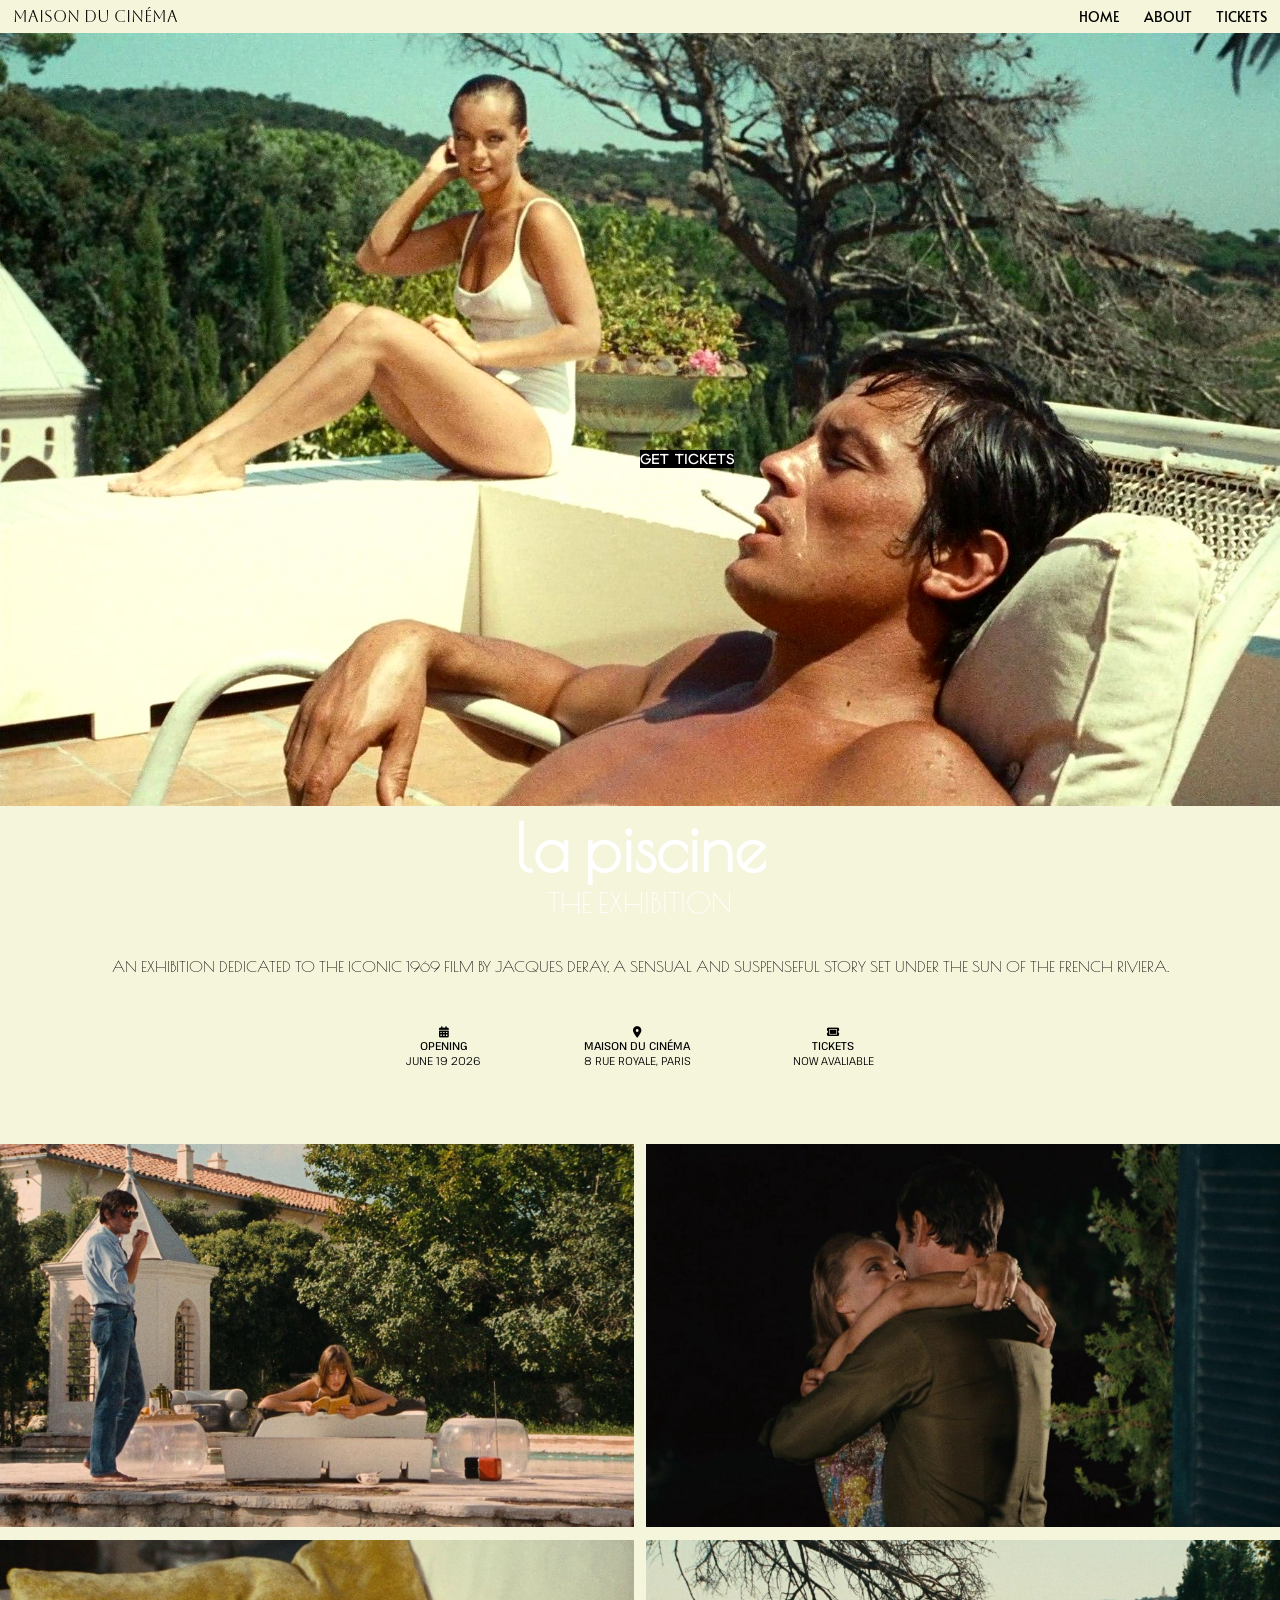
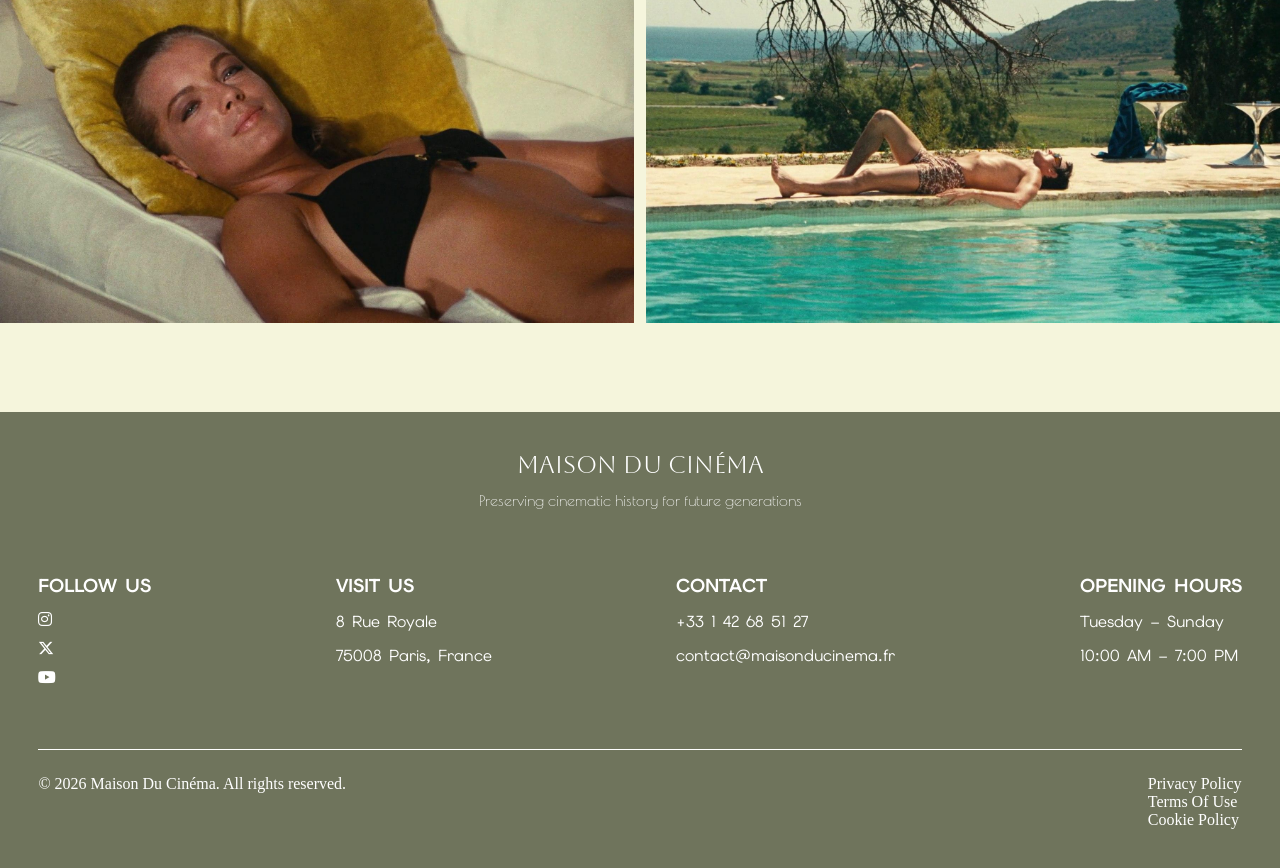
<file: index.html>
<!DOCTYPE html>
<html lang="en">
<head>
    <meta charset="UTF-8">
    <meta name="viewport" content="width=device-width, initial-scale=1.0">
    <title>La Piscine: The Exhibition</title>

    <link rel="stylesheet" href="css/style.css">

    <!--Google Fonts -->
    <link rel="preconnect" href="https://fonts.googleapis.com">
    <link rel="preconnect" href="https://fonts.gstatic.com" crossorigin>
    <link href="https://fonts.googleapis.com/css2?family=Ballet:opsz@16..72&family=Poiret+One&display=swap" rel="stylesheet">

    <link rel="preconnect" href="https://fonts.googleapis.com">
    <link rel="preconnect" href="https://fonts.gstatic.com" crossorigin>
    <link href="https://fonts.googleapis.com/css2?family=Ballet:opsz@16..72&family=Pathway+Extreme:ital,opsz,wght@0,8..144,100..900;1,8..144,100..900&family=Poiret+One&display=swap" rel="stylesheet">

    <link rel="preconnect" href="https://fonts.googleapis.com">
    <link rel="preconnect" href="https://fonts.gstatic.com" crossorigin>
    <link href="https://fonts.googleapis.com/css2?family=Ballet:opsz@16..72&family=Pathway+Extreme:ital,opsz,wght@0,8..144,100..900;1,8..144,100..900&family=Poiret+One&family=Poller+One&display=swap" rel="stylesheet">

    <link rel="preconnect" href="https://fonts.googleapis.com">
    <link rel="preconnect" href="https://fonts.gstatic.com" crossorigin>
    <link href="https://fonts.googleapis.com/css2?family=Alata&family=Ballet:opsz@16..72&family=Pathway+Extreme:ital,opsz,wght@0,8..144,100..900;1,8..144,100..900&family=Poiret+One&family=Poller+One&display=swap" rel="stylesheet">

    <link rel="preconnect" href="https://fonts.googleapis.com">
    <link rel="preconnect" href="https://fonts.gstatic.com" crossorigin>
    <link href="https://fonts.googleapis.com/css2?family=Aboreto&family=Alata&family=Ballet:opsz@16..72&family=Pathway+Extreme:ital,opsz,wght@0,8..144,100..900;1,8..144,100..900&family=Poiret+One&family=Poller+One&display=swap" rel="stylesheet">

    <link rel="preconnect" href="https://fonts.googleapis.com">
    <link rel="preconnect" href="https://fonts.gstatic.com" crossorigin>
    <link href="https://fonts.googleapis.com/css2?family=Aboreto&family=Alata&family=Ballet:opsz@16..72&family=Elms+Sans:ital,wght@0,100..900;1,100..900&family=Pathway+Extreme:ital,opsz,wght@0,8..144,100..900;1,8..144,100..900&family=Poiret+One&family=Poller+One&display=swap" rel="stylesheet">

    <!--Iconos Font Awesome-->
    <link rel="stylesheet" href="https://cdnjs.cloudflare.com/ajax/libs/font-awesome/6.7.2/css/all.min.css">

</head>
<body>

    <div class="menu">

        <h1 class="logo">MAISON DU CINÉMA</h1>

        <nav>
            <ul>
                <li><a href="index.html">HOME</a></li>
                <li><a href="about.html">ABOUT</a></li>
                <li><a href="tickets.html">TICKETS</a></li>
            </ul>
        </nav>
    </div>


    <header class="hero-home">
       
        <img src="img/home/1.jpeg" alt="foto principal hero" class="img-hero">

        <a href="tickets.html" class="botón-tickets">GET TICKETS</a>

        <div>
            <h1 class="lapiscine">la piscine</h1>
            <h2 class="exhibition">THE EXHIBITION</h2>
        </div>
    </header>

    <main>
        <section class="intro">
            <p>
            AN EXHIBITION DEDICATED TO THE ICONIC 1969 FILM BY JACQUES DERAY,
            A SENSUAL AND SUSPENSEFUL STORY SET UNDER THE SUN OF THE FRENCH RIVIERA.
            </p>
        </section>

        <section>
            <div class="line"></div>

            <div class="info-principal">

                <div class="info-opening">
                    <i class="fa-solid fa-calendar-days"></i>
                    <h3 class="info-title">OPENING</h3>
                    <p class="info-text">JUNE 19 2026</p>
                </div>

                <div class="info-localizacion">
                    <i class="fa-solid fa-location-dot"></i>
                    <h3 class="info-title">MAISON DU CINÉMA</h3>
                    <p class="info-text">8 RUE ROYALE, PARIS</p>
                </div>

                <div class="info-tickets">
                    <i class="fa-solid fa-ticket"></i>
                    <h3 class="info-title">TICKETS</h3>
                    <p class="info-text">NOW AVALIABLE</p>
                </div>

            </div>
        </section>

        <section class="gallery">

            <div class="column">
                <img src="img/home/2.jpeg" alt="">
                <img src="img/home/3.jpeg" alt="">
            </div>

            <div class="column">
                <img src="img/home/4.jpeg" alt="">
                <img src="img/home/5.jpeg" alt="">
            </div>

        </section>
    </main>

    <footer>
        <div class="footer-top">
            <h2 class="footer-logo">MAISON DU CINÉMA</h2>
            <p class="footer-eslogan"> Preserving cinematic history for future generations</p>
        </div>
            
        <div class="footer-info">
            <div>
                <h3>FOLLOW US</h3>

                <i class="fa-brands fa-instagram"></i>
                <i class="fa-brands fa-x-twitter"></i>
                <i class="fa-brands fa-youtube"></i>
            </div>

            <div>
                <h3>VISIT US</h3>

                <p>8 Rue Royale</p>
                <p>75008 Paris, France</p>
            </div>

            <div>
                <h3>CONTACT</h3>

                <p>+33 1 42 68 51 27</p>
                <p>contact@maisonducinema.fr</p>
            </div>

            <div>
                <h3>OPENING HOURS</h3>

                <p>Tuesday – Sunday</p>
                <p>10:00 AM – 7:00 PM</p>
            </div>
        </div>

        <div class="footer-bottom">

            <p>© 2026 Maison Du Cinéma. All rights reserved.</p>

            <div>
                <p>Privacy Policy</p>
                <p>Terms Of Use</p>
                <p>Cookie Policy</p>
            </div>
        </div>
                
    </footer>

</body>
</html>
</file>
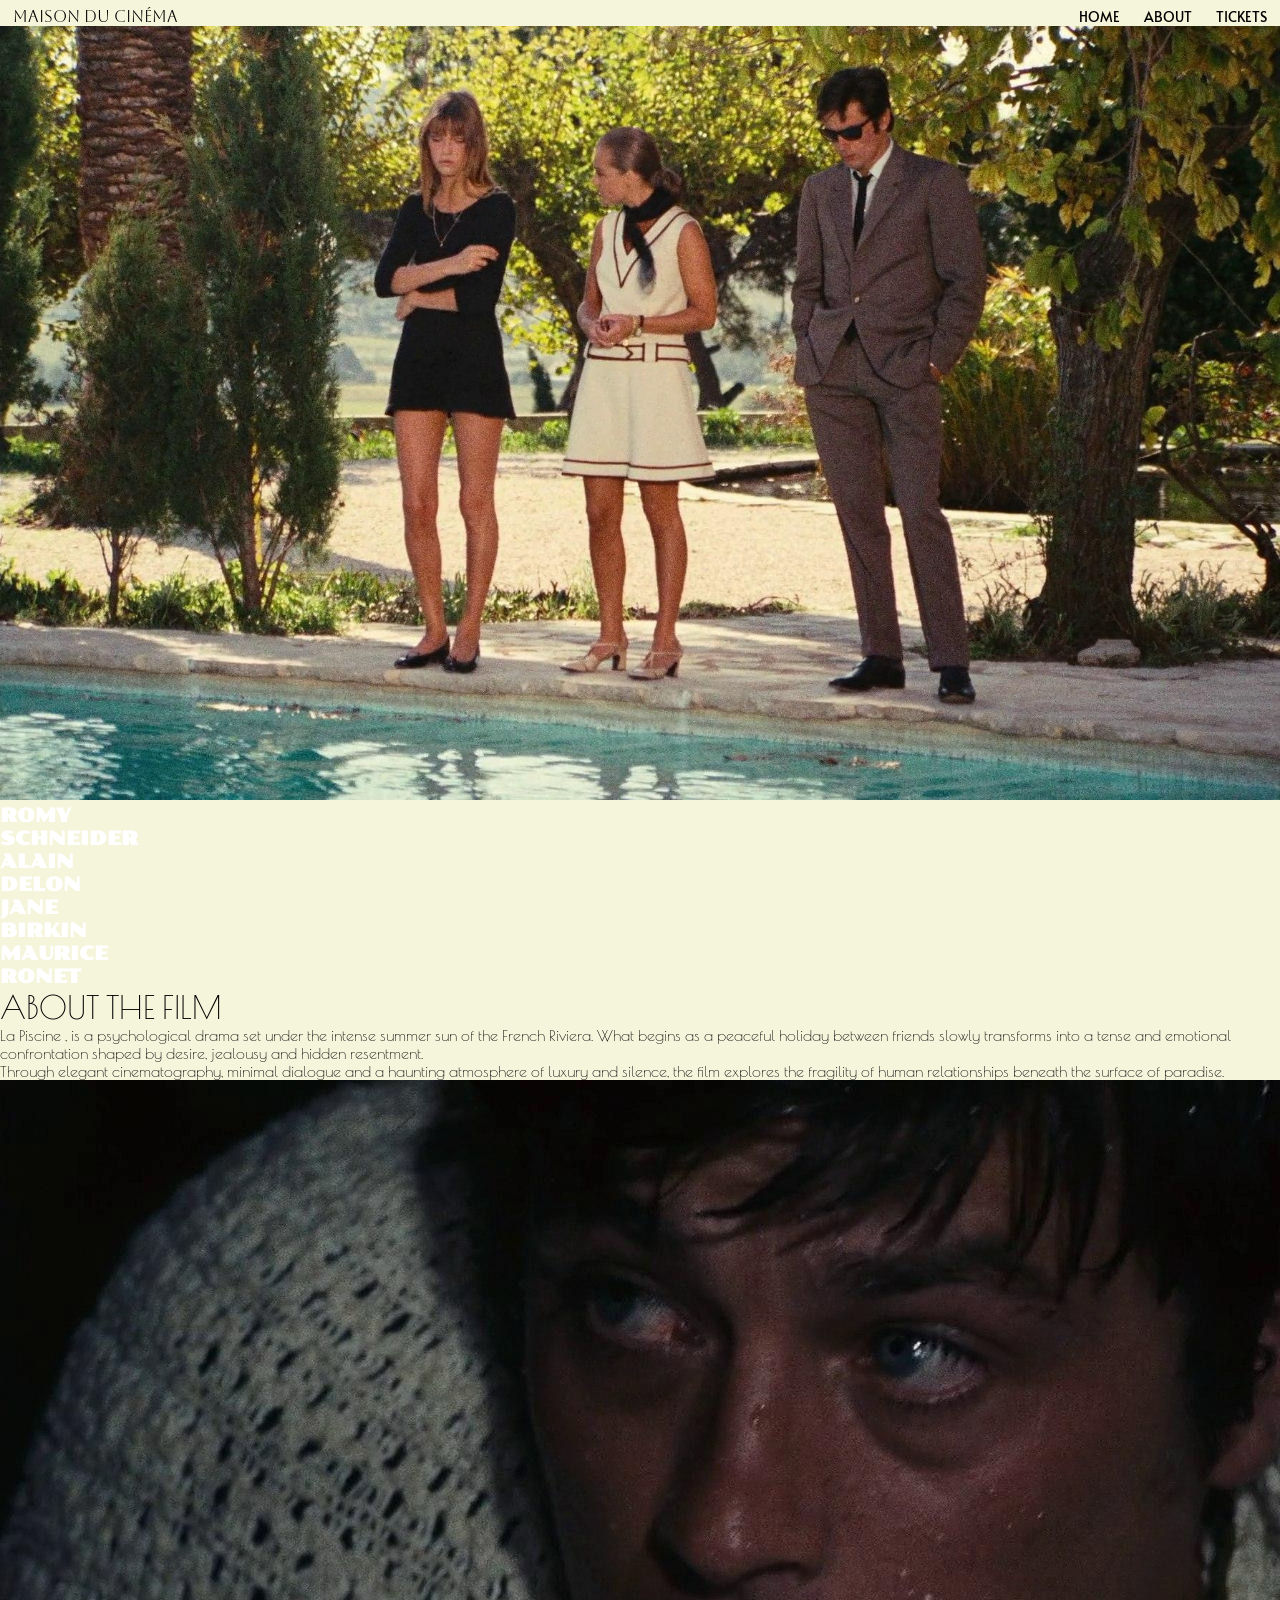
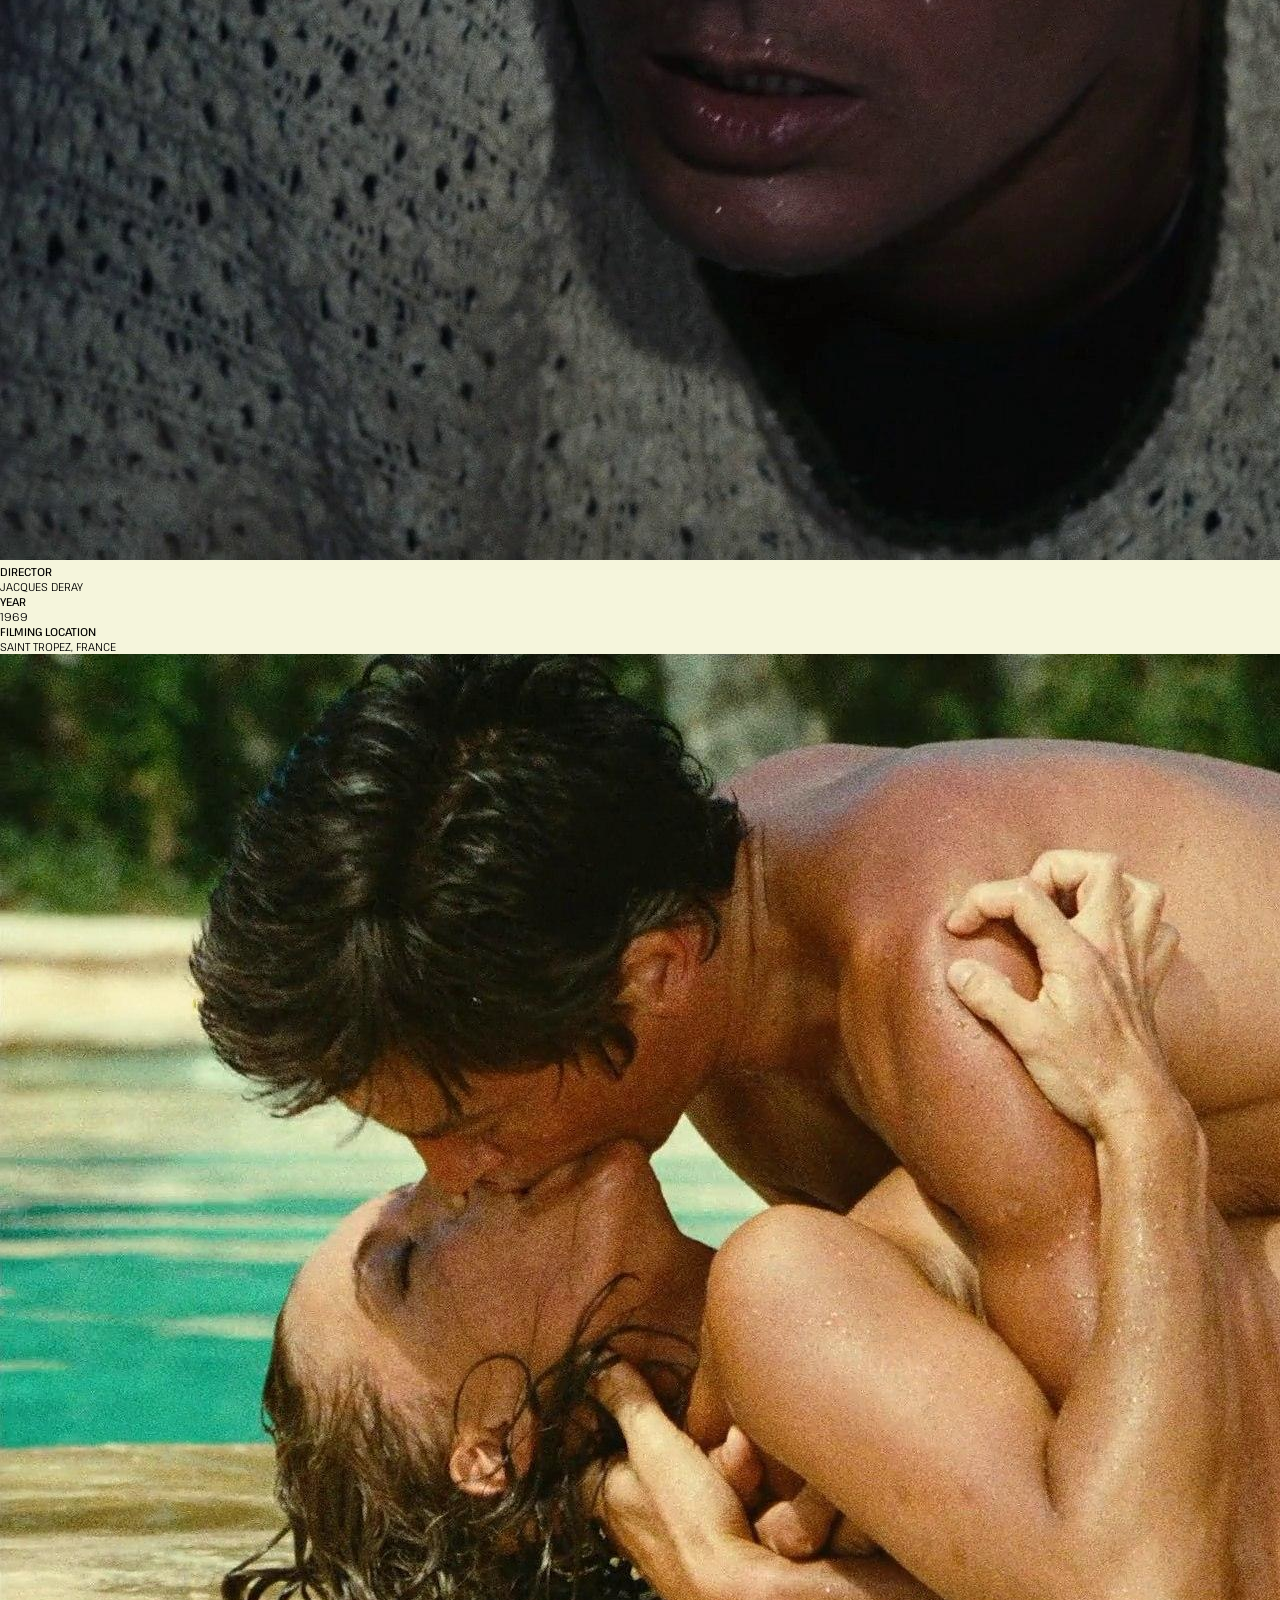
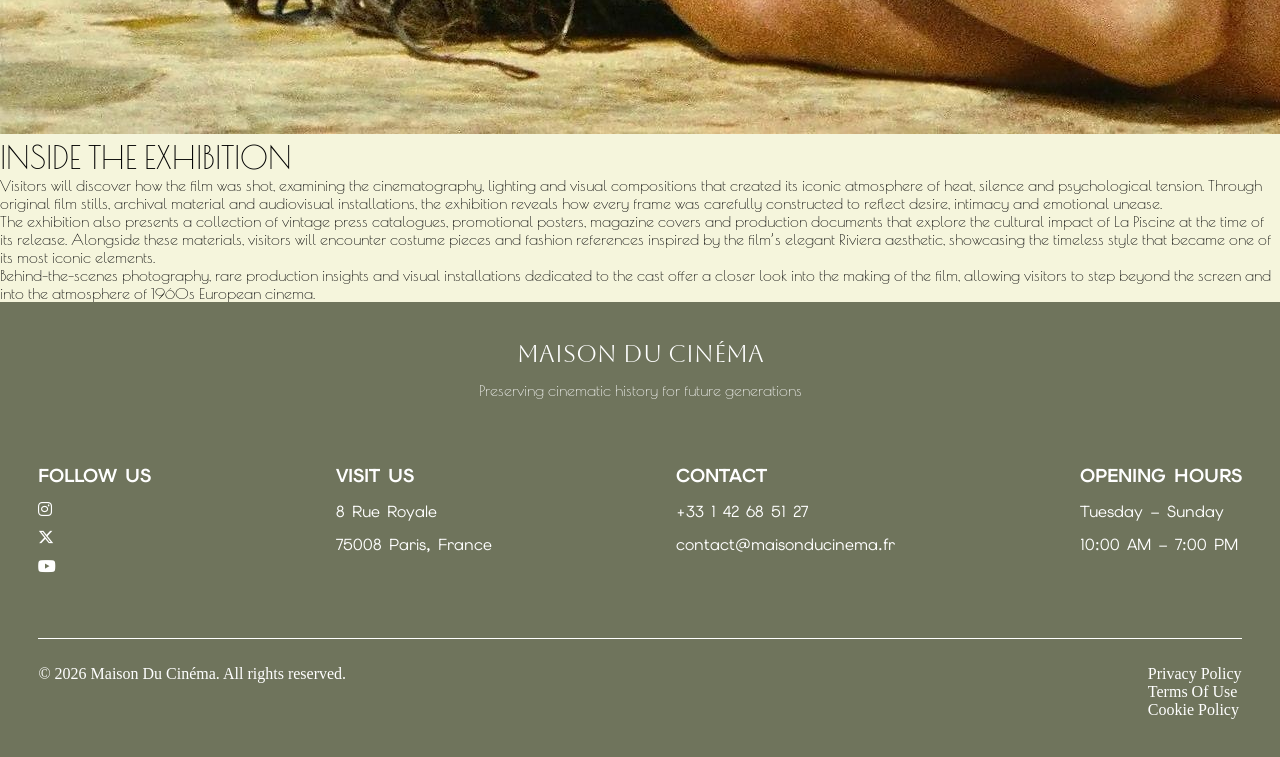
<file: about.html>
<!DOCTYPE html>
<html lang="en">
<head>
    <meta charset="UTF-8">
    <meta name="viewport" content="width=device-width, initial-scale=1.0">
    <title>La Piscine: The Exhibition</title>

    <link rel="stylesheet" href="css/style.css">

    <!--Google Fonts -->
    <link rel="preconnect" href="https://fonts.googleapis.com">
    <link rel="preconnect" href="https://fonts.gstatic.com" crossorigin>
    <link href="https://fonts.googleapis.com/css2?family=Ballet:opsz@16..72&family=Poiret+One&display=swap" rel="stylesheet">

    <link rel="preconnect" href="https://fonts.googleapis.com">
    <link rel="preconnect" href="https://fonts.gstatic.com" crossorigin>
    <link href="https://fonts.googleapis.com/css2?family=Ballet:opsz@16..72&family=Pathway+Extreme:ital,opsz,wght@0,8..144,100..900;1,8..144,100..900&family=Poiret+One&display=swap" rel="stylesheet">

    <link rel="preconnect" href="https://fonts.googleapis.com">
    <link rel="preconnect" href="https://fonts.gstatic.com" crossorigin>
    <link href="https://fonts.googleapis.com/css2?family=Ballet:opsz@16..72&family=Pathway+Extreme:ital,opsz,wght@0,8..144,100..900;1,8..144,100..900&family=Poiret+One&family=Poller+One&display=swap" rel="stylesheet">

    <link rel="preconnect" href="https://fonts.googleapis.com">
    <link rel="preconnect" href="https://fonts.gstatic.com" crossorigin>
    <link href="https://fonts.googleapis.com/css2?family=Alata&family=Ballet:opsz@16..72&family=Pathway+Extreme:ital,opsz,wght@0,8..144,100..900;1,8..144,100..900&family=Poiret+One&family=Poller+One&display=swap" rel="stylesheet">


    <link rel="preconnect" href="https://fonts.googleapis.com">
    <link rel="preconnect" href="https://fonts.gstatic.com" crossorigin>
    <link href="https://fonts.googleapis.com/css2?family=Aboreto&family=Alata&family=Ballet:opsz@16..72&family=Pathway+Extreme:ital,opsz,wght@0,8..144,100..900;1,8..144,100..900&family=Poiret+One&family=Poller+One&display=swap" rel="stylesheet">

    <link rel="preconnect" href="https://fonts.googleapis.com">
    <link rel="preconnect" href="https://fonts.gstatic.com" crossorigin>
    <link href="https://fonts.googleapis.com/css2?family=Aboreto&family=Alata&family=Ballet:opsz@16..72&family=Elms+Sans:ital,wght@0,100..900;1,100..900&family=Pathway+Extreme:ital,opsz,wght@0,8..144,100..900;1,8..144,100..900&family=Poiret+One&family=Poller+One&display=swap" rel="stylesheet">


    <!--Iconos Font Awesome-->
    <link rel="stylesheet" href="https://cdnjs.cloudflare.com/ajax/libs/font-awesome/6.7.2/css/all.min.css">

</head>
<body>

    <div class="menu">

        <h1 class="logo">MAISON DU CINÉMA</h1>

        <nav>
            <ul>
                <li><a href="index.html">HOME</a></li>
                <li><a href="about.html">ABOUT</a></li>
                <li><a href="tickets.html">TICKETS</a></li>
            </ul>
        </nav>
    </div>


    <header class="hero-about">
       
        <img src="img/about/1.jpeg" alt="foto principal hero about" class="img-hero-about">

        <div>
            <div>
                <h3>ROMY</h3>
                <h3>SCHNEIDER</h3>
            </div>

            <div>
                <h3>ALAIN</h3>
                <h3>DELON</h3>
            </div>

            <div>
                <h3>JANE</h3>
                <h3>BIRKIN</h3>
            </div>

            <div>
                <h3>MAURICE</h3>
                <h3>RONET</h3>
            </div>
        </div>


    </header>


    <main>
        <section class="about-the-film">
            <h1 class="about-the-film-title"> ABOUT THE FILM</h1>
            <p class="text">
                La Piscine , is a psychological drama set under the intense summer sun of the French Riviera. 
                What begins as a peaceful holiday between friends slowly transforms into a tense and emotional 
                confrontation shaped by desire, jealousy and hidden resentment. 
            </p>

            <p class="text">
                Through elegant cinematography, minimal dialogue and a haunting atmosphere of luxury and silence, 
                the film explores the fragility of human relationships beneath the surface of paradise.
            </p>

            <div>
                <img src="img/about/2.jpeg" alt="foto about the film" class="img-about-the-film">
            </div>
           
        </section>


        <section>
            <div class="line"></div>

            <div class="info-about">

                <div class="info-director">
                    <h3 class="info-title"> DIRECTOR</h3>
                    <p class="info-text"> JACQUES DERAY</p>
                </div>

                <div class="info-año">
                    <h3 class="info-title"> YEAR</h3>
                    <p class="info-text"> 1969</p>
                </div>

                <div class="info-filming-location">
                    <h3 class="info-title"> FILMING LOCATION</h3>
                    <p class="info-text"> SAINT TROPEZ, FRANCE</p>
                </div>

            </div>
        </section>

        <section class="inside-exhibition-img">
            <img src="img/about/3.jpeg" alt="">
        </section>

        <section class="inside-exhibition">
            <h1 class="inside-the-exhibition-title" > INSIDE THE EXHIBITION</h1>
            <p class="text">
                Visitors will discover how the film was shot, examining the cinematography, lighting and visual compositions 
                that created its iconic atmosphere of heat, silence and psychological tension. Through original film stills, 
                archival material and audiovisual installations, the exhibition reveals how every frame was carefully constructed 
                to reflect desire, intimacy and emotional unease.
            </p>
            <p class="text">
                The exhibition also presents a collection of vintage press catalogues, promotional posters, magazine covers and 
                production documents that explore the cultural impact of La Piscine at the time of its release. Alongside these 
                materials, visitors will encounter costume pieces and fashion references inspired by the film’s elegant Riviera 
                aesthetic, showcasing the timeless style that became one of its most iconic elements.
            </p>
            <p class="text">
                Behind-the-scenes photography, rare production insights and visual installations dedicated to the cast offer a 
                closer look into the making of the film, allowing visitors to step beyond the screen and into the atmosphere of 
                1960s European cinema.
            </p>
        </section>


    </main>

        <footer>
        <div class="footer-top">
            <h2 class="footer-logo">MAISON DU CINÉMA</h2>
            <p class="footer-eslogan"> Preserving cinematic history for future generations</p>
        </div>

        <div class="footer-info">
            <div>
                <h3>FOLLOW US</h3>

                <i class="fa-brands fa-instagram"></i>
                <i class="fa-brands fa-x-twitter"></i>
                <i class="fa-brands fa-youtube"></i>
            </div>

            <div>
                <h3>VISIT US</h3>

                <p>8 Rue Royale</p>
                <p>75008 Paris, France</p>
            </div>

            <div>
                <h3>CONTACT</h3>

                <p>+33 1 42 68 51 27</p>
                <p>contact@maisonducinema.fr</p>
            </div>

            <div>
                <h3>OPENING HOURS</h3>

                <p>Tuesday – Sunday</p>
                <p>10:00 AM – 7:00 PM</p>
            </div>
        </div>

        <div class="footer-bottom">

            <p>© 2026 Maison Du Cinéma. All rights reserved.</p>

            <div>
                <p>Privacy Policy</p>
                <p>Terms Of Use</p>
                <p>Cookie Policy</p>
            </div>
        </div>
                
    </footer>


</body>
</html>
</file>
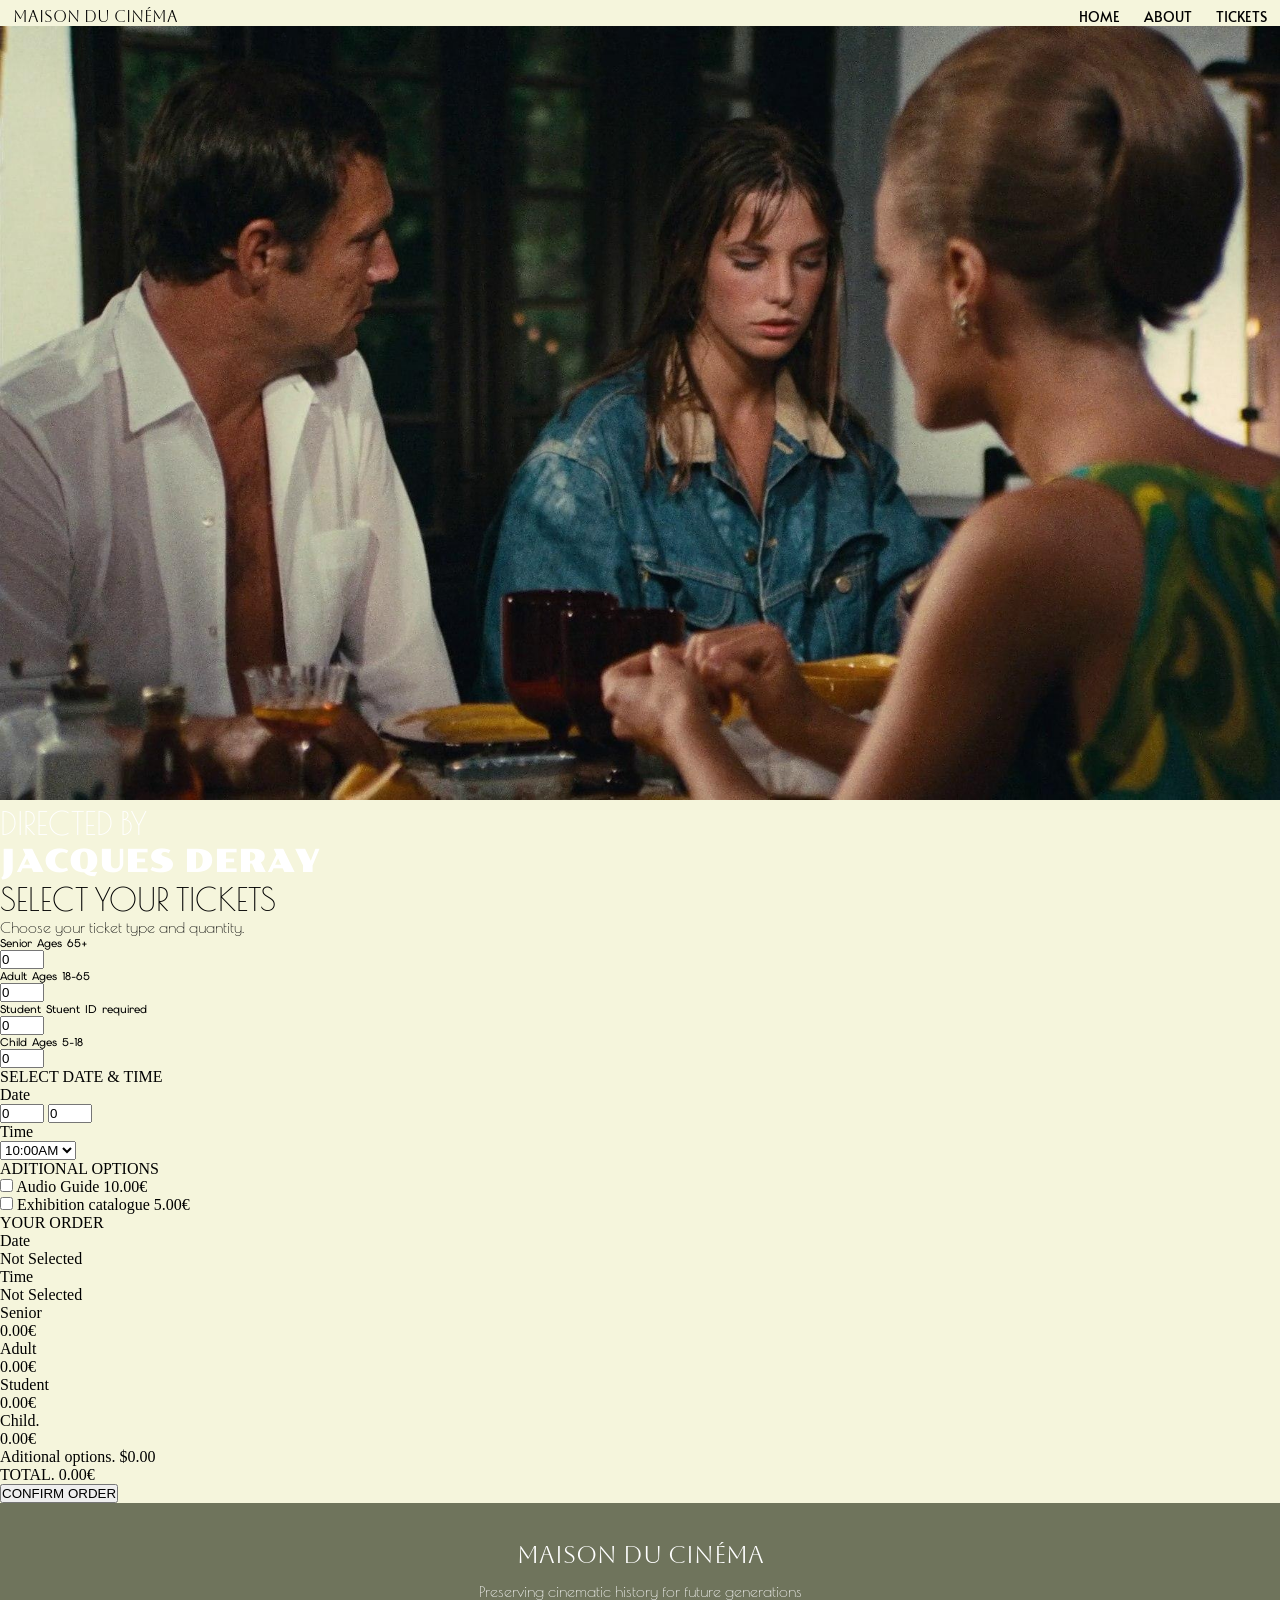
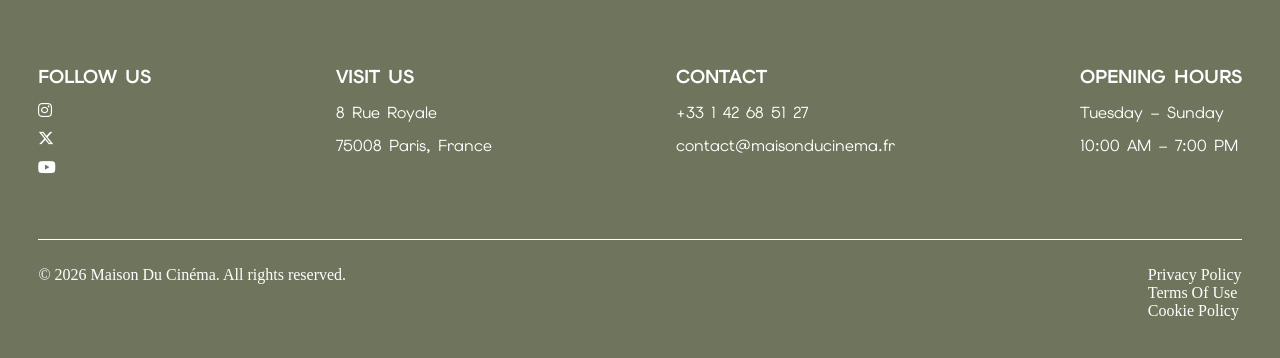
<file: tickets.html>
<!DOCTYPE html>
<html lang="en">
<head>
    <meta charset="UTF-8">
    <meta name="viewport" content="width=device-width, initial-scale=1.0">
    <title>La Piscine: The Exhibition</title>

    <link rel="stylesheet" href="css/style.css">

    <!--Google Fonts -->
    <link rel="preconnect" href="https://fonts.googleapis.com">
    <link rel="preconnect" href="https://fonts.gstatic.com" crossorigin>
    <link href="https://fonts.googleapis.com/css2?family=Ballet:opsz@16..72&family=Poiret+One&display=swap" rel="stylesheet">

    <link rel="preconnect" href="https://fonts.googleapis.com">
    <link rel="preconnect" href="https://fonts.gstatic.com" crossorigin>
    <link href="https://fonts.googleapis.com/css2?family=Ballet:opsz@16..72&family=Pathway+Extreme:ital,opsz,wght@0,8..144,100..900;1,8..144,100..900&family=Poiret+One&display=swap" rel="stylesheet">

    <link rel="preconnect" href="https://fonts.googleapis.com">
    <link rel="preconnect" href="https://fonts.gstatic.com" crossorigin>
    <link href="https://fonts.googleapis.com/css2?family=Ballet:opsz@16..72&family=Pathway+Extreme:ital,opsz,wght@0,8..144,100..900;1,8..144,100..900&family=Poiret+One&family=Poller+One&display=swap" rel="stylesheet">

    <link rel="preconnect" href="https://fonts.googleapis.com">
    <link rel="preconnect" href="https://fonts.gstatic.com" crossorigin>
    <link href="https://fonts.googleapis.com/css2?family=Alata&family=Ballet:opsz@16..72&family=Pathway+Extreme:ital,opsz,wght@0,8..144,100..900;1,8..144,100..900&family=Poiret+One&family=Poller+One&display=swap" rel="stylesheet">

    <link rel="preconnect" href="https://fonts.googleapis.com">
    <link rel="preconnect" href="https://fonts.gstatic.com" crossorigin>
    <link href="https://fonts.googleapis.com/css2?family=Aboreto&family=Alata&family=Ballet:opsz@16..72&family=Pathway+Extreme:ital,opsz,wght@0,8..144,100..900;1,8..144,100..900&family=Poiret+One&family=Poller+One&display=swap" rel="stylesheet">

    <link rel="preconnect" href="https://fonts.googleapis.com">
    <link rel="preconnect" href="https://fonts.gstatic.com" crossorigin>
    <link href="https://fonts.googleapis.com/css2?family=Aboreto&family=Alata&family=Ballet:opsz@16..72&family=Elms+Sans:ital,wght@0,100..900;1,100..900&family=Pathway+Extreme:ital,opsz,wght@0,8..144,100..900;1,8..144,100..900&family=Poiret+One&family=Poller+One&display=swap" rel="stylesheet">


    <!--Iconos Font Awesome-->
    <link rel="stylesheet" href="https://cdnjs.cloudflare.com/ajax/libs/font-awesome/6.7.2/css/all.min.css">

</head>
<body>

    <div class="menu">

        <h1 class="logo">MAISON DU CINÉMA</h1>

        <nav>
            <ul>
                <li><a href="index.html">HOME</a></li>
                <li><a href="about.html">ABOUT</a></li>
                <li><a href="tickets.html">TICKETS</a></li>
            </ul>
        </nav>
    </div>

    <header class="hero-tickets">
       
        <img src="img/tickets/1.jpeg" alt="foto principal hero tickets" class="img-hero-tickets">

        <div>
            <h2 class="directed-by"> DIRECTED BY</h2>
            <h1 class="jacques-deray"> JACQUES DERAY</h1>
        </div>
    </header>
      

    <section class="tickets-seleccion">

        <h1 class="select-tickets-title"> SELECT YOUR TICKETS</h1>
        <p class="select-tickets-texto"> Choose your ticket type and quantity.</p>

        <div class="ticket-box">
            <div>
                <div>
                    <label>Senior</label>
                    <label>Ages 65+</label>
                </div>
                <input type="number" min="0" max="50" value="0">
            </div>
            <div>
                <div>
                    <label>Adult</label>
                    <label>Ages 18-65</label>
                </div>
                <input type="number" min="0" max="50" value="0">
            </div>
            <div>
                <div>
                    <label>Student</label>
                    <label>Stuent ID required</label>
                </div>
                <input type="number" min="0" max="50" value="0">
            </div>
            <div>
                <div>
                    <label>Child</label>
                    <label>Ages 5-18</label>
                </div>
                <input type="number" min="0" max="50" value="0">
            </div>
        </div>

        <div>
            <p>SELECT DATE & TIME</p>
            <div class="date-time-box">
                <div>
                    <label>Date</label>
                    <div>
                        <input type="number" min="1" max="31" value="0">
                        <input type="number" min="1" max="12" value="0">
                    </div>
                </div>
                <div>
                    <label>Time</label>
                    <div>
                        <select>
                            <option value="10:00">10:00AM</option>
                            <option value="11:00">11:00AM</option>
                            <option value="12:00">12:00AM</option>
                            <option value="13:00">13:00AM</option>
                            <option value="15:00">15:00AM</option>
                            <option value="16:00">16:00AM</option>
                            <option value="17:00">17:00AM</option>
                            <option value="18:00">18:00AM</option>
                            <option value="19:00">19:00AM</option>
                            <option value="20:00">20:00AM</option>
                            <option value="21:00">21:00AM</option>
                        </select>
                    </div>
                </div>
            </div>
        </div>

        <div>
            <p>ADITIONAL OPTIONS</p>
            <div class="options-box">
                <div>
                    <input type="checkbox">
                    <label>Audio Guide 10.00€</label>
                </div>
                <div>
                    <input type="checkbox">
                    <label>Exhibition catalogue 5.00€</label>
                </div>
            </div>
        </div>
    </section>

    <section class="formulario-checkout">
        <div>
            <p>YOUR ORDER</p>
        </div>
            <div>
                
                <div>
                    <p>Date</p>
                    <p>Not Selected</p>
                </div>
                <div>
                    <p>Time</p>
                    <p>Not Selected</p>
                </div>
            </div>
            <div>
                <div>
                    <p>Senior</p>
                    <p>0.00€</p>
                </div>
                <div>
                    <p>Adult</p>
                    <p>0.00€</p>
                </div>
                <div>
                    <p>Student</p>
                    <p>0.00€</p>
                </div>
                <div>
                    <p>Child.</p>
                    <p>0.00€</p>
                </div>
            </div>
            <div>
                <div>
                 <p>Aditional options. $0.00</p>
                </div>
                <div>
                 <p>TOTAL. 0.00€</p>
                </div>
                <div>
                    <form>
                        <input type="submit" value="CONFIRM ORDER">
                    </form>
                </div>    
            </div>
    </section>



    <footer>
        <div class="footer-top">
            <h2 class="footer-logo">MAISON DU CINÉMA</h2>
            <p class="footer-eslogan"> Preserving cinematic history for future generations</p>
        </div>
            
        <div class="footer-info">
            <div>
                <h3>FOLLOW US</h3>

                <i class="fa-brands fa-instagram"></i>
                <i class="fa-brands fa-x-twitter"></i>
                <i class="fa-brands fa-youtube"></i>
            </div>

            <div>
                <h3>VISIT US</h3>

                <p>8 Rue Royale</p>
                <p>75008 Paris, France</p>
            </div>

            <div>
                <h3>CONTACT</h3>

                <p>+33 1 42 68 51 27</p>
                <p>contact@maisonducinema.fr</p>
            </div>

            <div>
                <h3>OPENING HOURS</h3>

                <p>Tuesday – Sunday</p>
                <p>10:00 AM – 7:00 PM</p>
            </div>
        </div>

        <div class="footer-bottom">

            <p>© 2026 Maison Du Cinéma. All rights reserved.</p>

            <div>
                <p>Privacy Policy</p>
                <p>Terms Of Use</p>
                <p>Cookie Policy</p>
            </div>
        </div>
                
    </footer>

</body>
</html>
</file>
<file: css/style.css>
* {
   padding: 0;
   margin: 0;
   box-sizing: border-box; 
}

/*General*/
body {
    background-color: beige;
}


/*HOME*/
/*Texto*/
.logo {
    font-family: "Aboreto", system-ui;
    font-weight: 400;
    font-size: 1rem;
}

.menu {
    font-family: "Alata", sans-serif;
    font-weight: 400;
    font-size: 0.9rem;

}

.botón-tickets {
    font-family: "Elms Sans", sans-serif;
    font-weight: 600;
    font-size: 0.9rem;
    color: white;
}

.lapiscine {
    font-family: "Poiret One", sans-serif;
    font-weight: 00;
    font-size: 4rem;
    color: white;
}

.exhibition {
    font-family: "Poiret One", sans-serif;
    font-weight: 300;
    font-size: 1.8rem;
    color: white;
}

.intro {
    font-family: "Poiret One", sans-serif;
    font-weight: 100;
    font-size: 1rem;
}

.info-principal {
    font-family: "Pathway Extreme", sans-serif;
    font-size: 0.7rem;
}

.info-title {
    font-family: "Pathway Extreme", sans-serif;
    font-weight: 500;
    font-size: 0.7rem;
}

.info-text {
    font-family: "Pathway Extreme", sans-serif;
    font-weight: 300;
    font-size: 0.7rem;
}


/*Elementos*/
.menu{
    display: flex;
    justify-content: space-between;
    align-items: center;
    padding-top: 0.5vw;
    padding-right: 1vw;
}

.menu a {
    text-decoration: none;
    color: black;
}

.menu ul{
    display: flex;
    gap: 1.5rem;
    list-style: none;
}

.logo {
    padding-left: 1vw;
}

.img-hero{
    width: 100%;
    padding-top: 0.5vw;
}

.botón-tickets {
    display: flex;
    justify-content: center;
    position: absolute;
    text-decoration: none;
    top: 50%;
    left: 50%;
    background-color: black;
}

.lapiscine {
    display: flex;
    justify-content: center;
}

.exhibition {
    display: flex;
    justify-content: center;
}

.intro {
    display: flex;
    justify-content: center;
    margin: 3vw;
}

.info-principal{
    display: flex;
    justify-content: center;
    gap: 8vw;
    margin: 4vw;
}

.info-opening,
.info-localizacion,
.info-tickets{
    display: flex;
    flex-direction: column;
    align-items: center;
}

.gallery{
    display: flex;
    gap: 1vw;
    padding-top: 2vw;
    padding-bottom: 7vw;
}

.column{
    display: flex;
    flex-direction: column;
    gap: 1vw;
}

.column img{
    width: 100%;
}



/*ABOUT*/
/*Texto*/
.hero-about {
    font-family: "Poller One", sans-serif;
    font-weight: 300;
    color: white;
}

.about-the-film-title {
    font-family: "Poiret One", sans-serif;
    font-weight: 100;
    font-size: 2rem;
}

.inside-the-exhibition-title {
    font-family: "Poiret One", sans-serif;
    font-weight: 100;
    font-size: 2rem;
}

.text {
    font-family: "Poiret One", sans-serif;
    font-weight: 100;
    font-size: 1rem;
}

/*Elementos*/
.img-hero-about {
    width: 100%;
}





/*TICKETS*/
/*Texto*/
.directed-by {
    font-family: "Poiret One", sans-serif;
    font-weight: 100;
    font-size: 2rem;
    color: white;
}

.jacques-deray {
    font-family: "Poller One", sans-serif;
    font-weight: 300;
    color: white;
}

.select-tickets-title {
    font-family: "Poiret One", sans-serif;
    font-weight: 100;
    font-size: 2rem;
}

.select-tickets-texto {
    font-family: "Poiret One", sans-serif;
    font-weight: 100;
    font-size: 1rem;
}

.ticket-box {
    font-family: "Elms Sans", sans-serif;
    font-weight: 500;
    font-size: 0.7rem;
}

/*Elementos*/
.img-hero-tickets {
    width: 100%;
}








/*FOOTER*/
.footer-logo {
    font-family: "Aboreto", system-ui;
    font-weight: 400;
}

.footer-eslogan {
    font-family: "Poiret One", sans-serif;
    font-weight: 100;
}

.footer-info {
    font-family: "Elms Sans", sans-serif;

}

footer {
    padding: 3%;
    margin: 0;
    box-sizing: border-box;
    display: flex;
    flex-direction: column;
    gap: 5vw;
    background-color: #6f745c;
    color: white;
}

footer > :first-child {
    display: flex;
    flex-direction: column;
    align-items: center;
    gap: 1vw;
}

footer > :nth-child(2) {
    display: flex;
    justify-content: space-between;
    gap: 2vw;
}

footer > :nth-child(2) > div {
    display: flex;
    flex-direction: column;
    gap: 1vw;
}

footer > :nth-child(2) > :first-child > ul {
    display: flex;
    gap: 1.5vw;
}

footer > :last-child {
    display: flex;
    justify-content: space-between;
    border-top: 1px solid white;
    padding-top: 2vw;
}

footer > :last-child > ul {
    display: flex;
    gap: 2vw;
}

footer ul {
    list-style: none;
}
</file>
